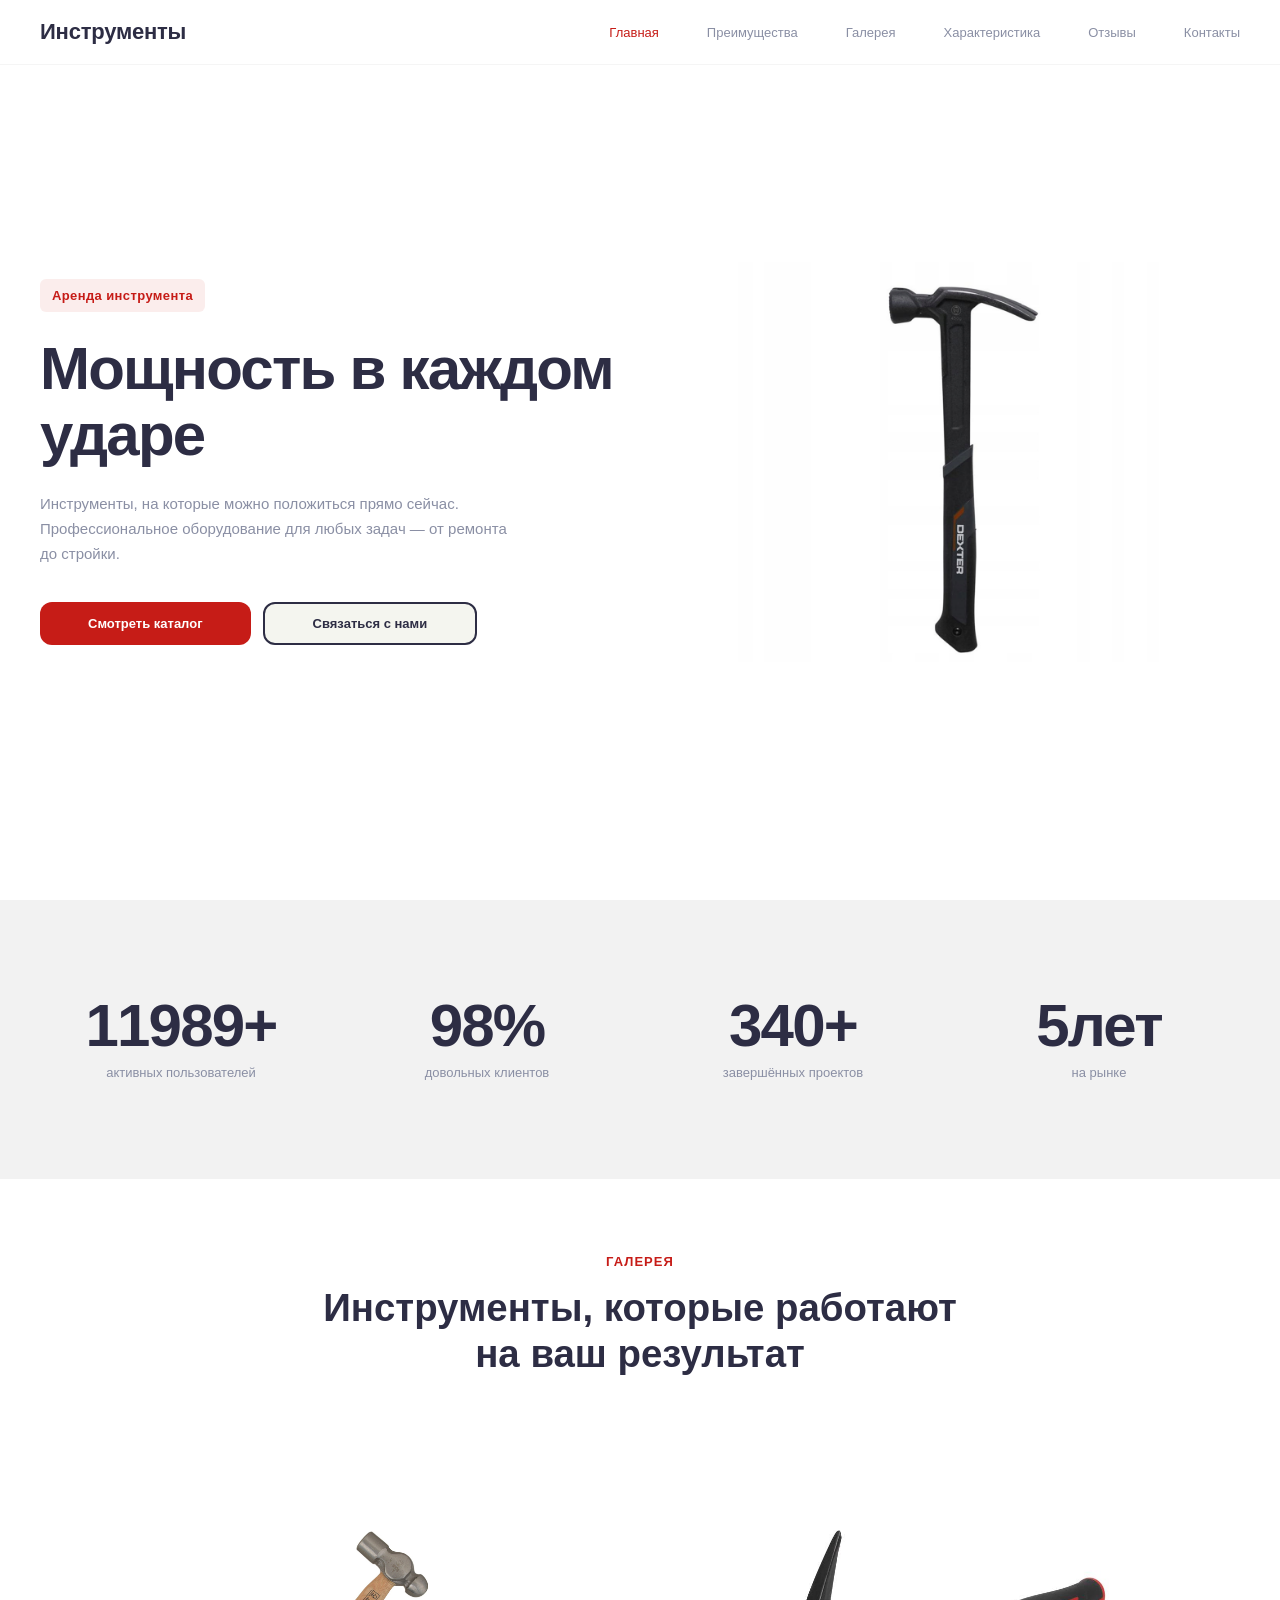
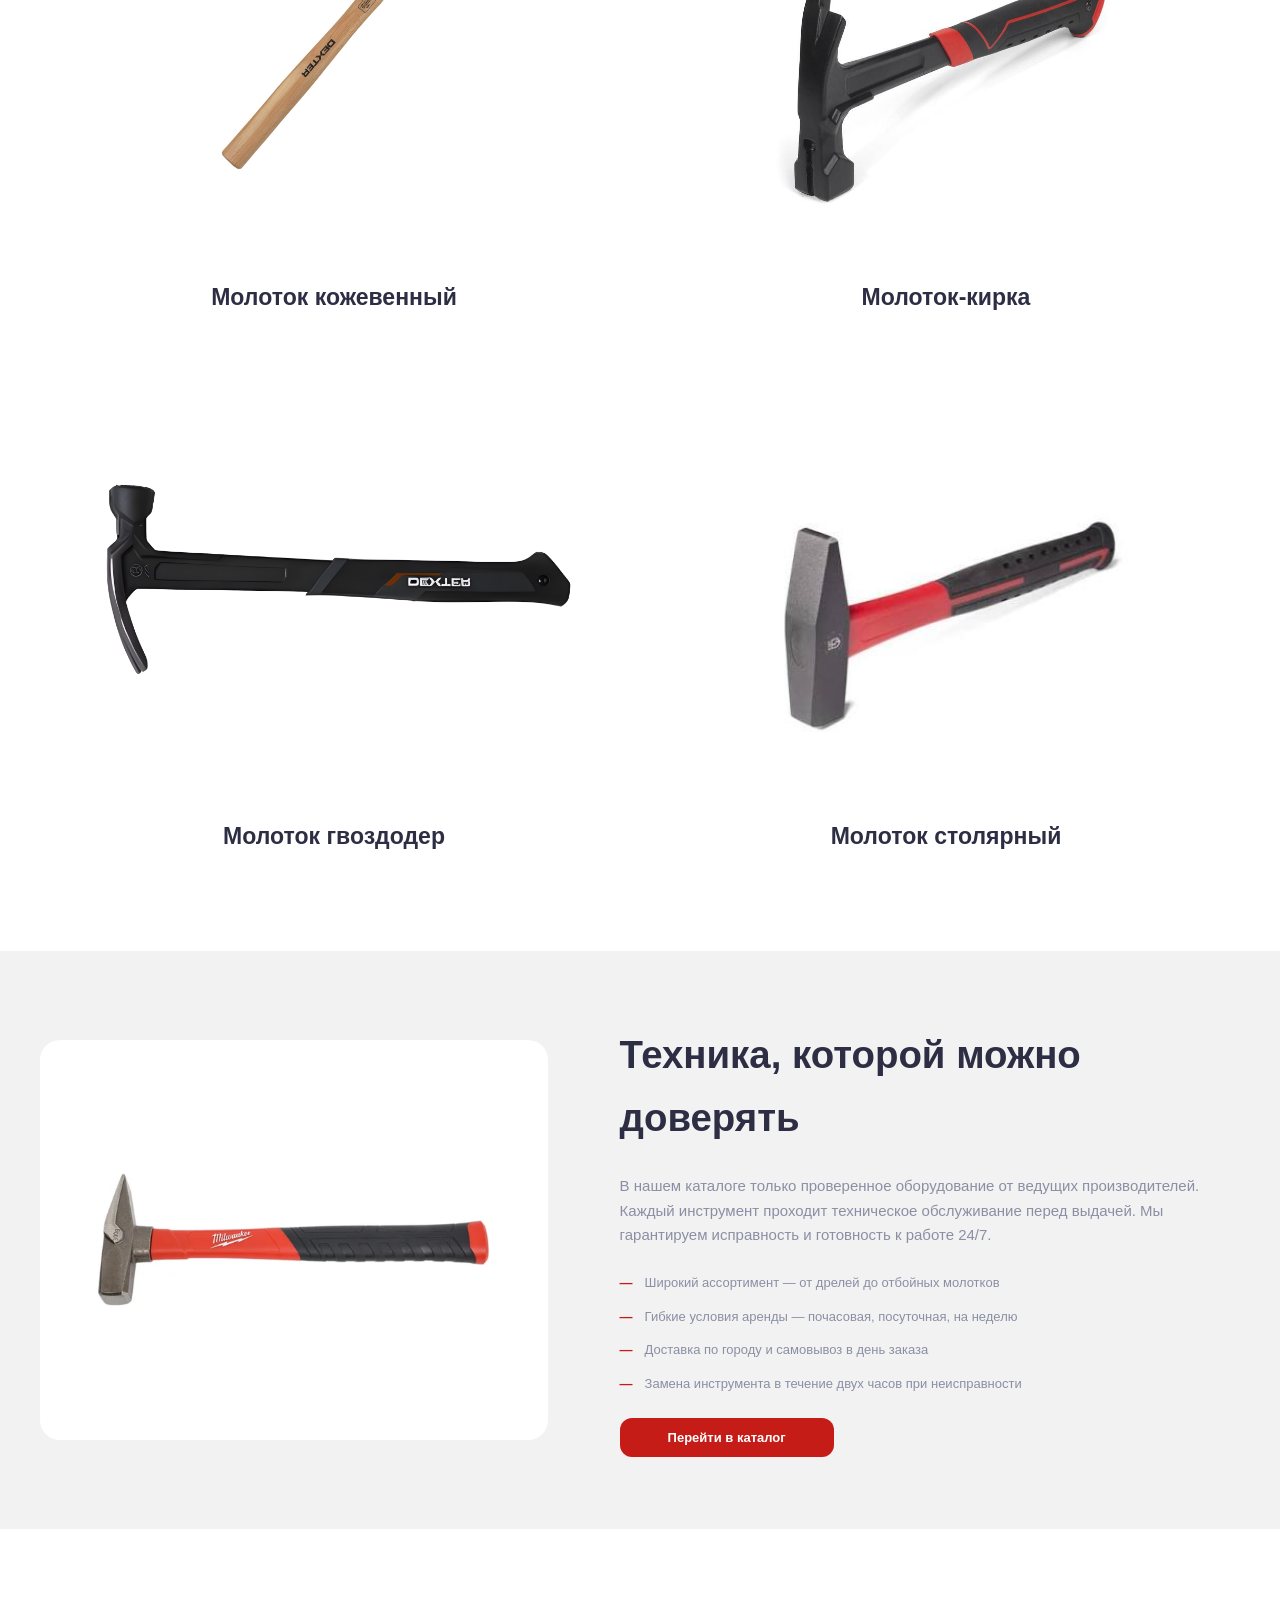
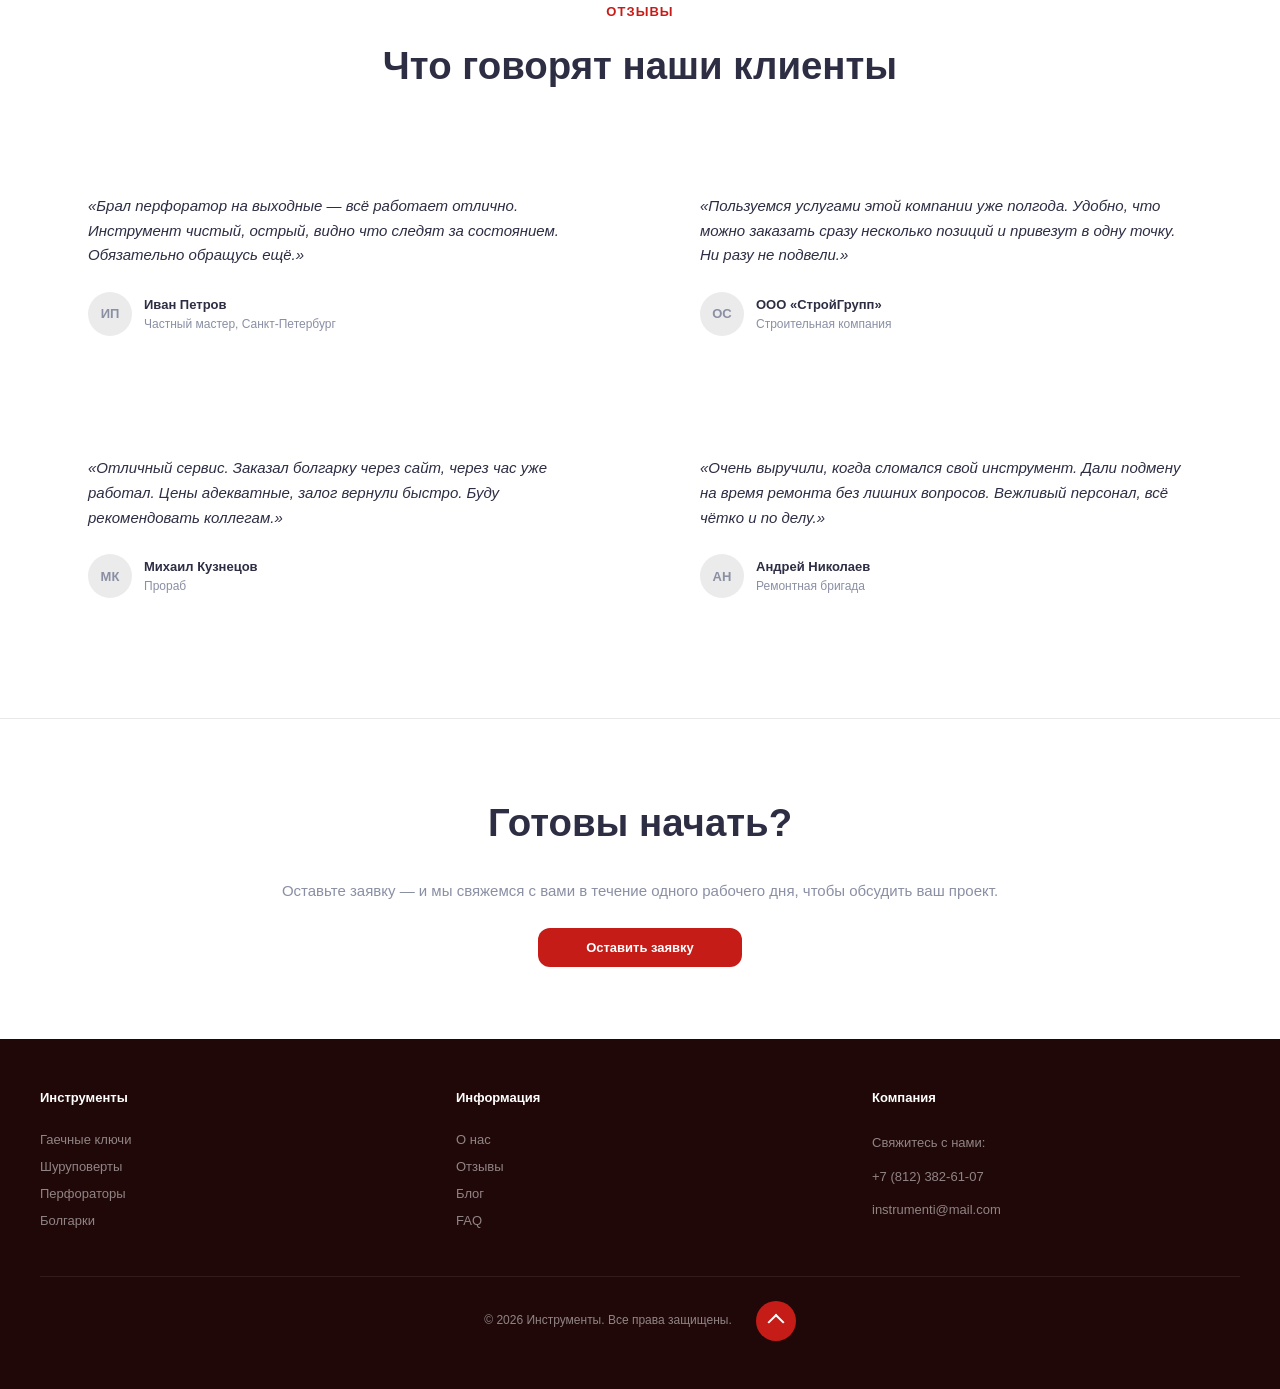
<file: index.html>
<!DOCTYPE html>
<html lang="ru">
<head>
  <meta charset="UTF-8">
  <meta name="viewport" content="width=device-width, initial-scale=1.0">
  <title>Аренда инструмента</title>
  <meta name="description" content="Аренда профессионального инструмента. Перфораторы, болгарки, шуруповерты и многое другое.">
  <link rel="stylesheet" href="styles/style.css">
</head>
<body>

  <!-- Десктопная навигация -->
  <nav class="navbar" id="desktop-nav">
    <div class="navbar__inner">
      <div class="navbar__logo">Инструменты</div>
      <div class="navbar__links">
        <button class="navbar__link navbar__link--active" data-target="hero">Главная</button>
        <button class="navbar__link" data-target="stats">Преимущества</button>
        <button class="navbar__link" data-target="gallery">Галерея</button>
        <button class="navbar__link" data-target="about">Характеристика</button>
        <button class="navbar__link" data-target="testimonials">Отзывы</button>
        <button class="navbar__link" data-target="cta">Контакты</button>
      </div>
    </div>
  </nav>

  <!-- Нижняя навигация (мобильная) -->
  <nav class="bottom-nav">
    <div class="bottom-nav__list">
      <button class="bottom-nav__btn bottom-nav__btn--active" data-target="hero">
        <span class="bottom-nav__icon" style="mask-image: url(img/home.svg); -webkit-mask-image: url(img/home.svg);"></span>
        <span class="bottom-nav__label">Главная</span>
      </button>
      <button class="bottom-nav__btn" data-target="stats">
        <span class="bottom-nav__icon" style="mask-image: url(img/benefits.svg); -webkit-mask-image: url(img/benefits.svg);"></span>
        <span class="bottom-nav__label">Преимущества</span>
      </button>
      <button class="bottom-nav__btn" data-target="gallery">
        <span class="bottom-nav__icon" style="mask-image: url(img/galery.svg); -webkit-mask-image: url(img/galery.svg);"></span>
        <span class="bottom-nav__label">Галерея</span>
      </button>
      <button class="bottom-nav__btn" data-target="about">
        <span class="bottom-nav__icon" style="mask-image: url(img/about.svg); -webkit-mask-image: url(img/about.svg);"></span>
        <span class="bottom-nav__label">Характеристика</span>
      </button>
      <button class="bottom-nav__btn" data-target="testimonials">
        <span class="bottom-nav__icon" style="mask-image: url(img/feedback.svg); -webkit-mask-image: url(img/feedback.svg);"></span>
        <span class="bottom-nav__label">Отзывы</span>
      </button>
      <button class="bottom-nav__btn" data-target="cta">
        <span class="bottom-nav__icon" style="mask-image: url(img/contacts.svg); -webkit-mask-image: url(img/contacts.svg);"></span>
        <span class="bottom-nav__label">Контакты</span>
      </button>
    </div>
  </nav>

  <!-- Hero -->
  <section class="hero" id="hero">
    <div class="hero__grid">
      <div class="hero__content">
        <span class="hero__badge">Аренда инструмента</span>
        <h1 class="hero__title">Мощность в&nbsp;каждом ударе</h1>
        <p class="hero__subtitle">Инструменты, на&nbsp;которые можно положиться прямо сейчас. Профессиональное оборудование для любых задач — от&nbsp;ремонта до&nbsp;стройки.</p>
        <div class="hero__actions">
          <button class="btn btn--primary" data-scroll-to="footer">Смотреть каталог</button>
          <button class="btn btn--outline" data-scroll-to="cta">Связаться с нами</button>
        </div>
      </div>
      <div class="hero__visual">
        <div class="hero__image-wrapper">
          <img src="img/hero_bg.png" alt="Аренда инструмента">
        </div>
      </div>
    </div>
  </section>

  <!-- Статистика -->
  <section class="stats" id="stats">
    <div class="stats__grid">
      <div class="stats__item">
        <div class="stats__number" data-count="12 000+">0</div>
        <div class="stats__label">активных пользователей</div>
      </div>
      <div class="stats__item">
        <div class="stats__number" data-count="98%">0%</div>
        <div class="stats__label">довольных клиентов</div>
      </div>
      <div class="stats__item">
        <div class="stats__number" data-count="340+">0</div>
        <div class="stats__label">завершённых проектов</div>
      </div>
      <div class="stats__item">
        <div class="stats__number" data-count="5 лет">0</div>
        <div class="stats__label">на рынке</div>
      </div>
    </div>
  </section>

  <!-- Галерея -->
  <section class="gallery" id="gallery">
    <div class="gallery__header">
      <div class="gallery__tag">Галерея</div>
      <h2 class="gallery__title">Инструменты, которые работают на ваш результат</h2>
    </div>
    <div class="gallery__grid">
      <div class="gallery__card">
        <div class="gallery__image">
          <img src="img/hummer.jpg" alt="Молоток кожевенный">
        </div>
        <p class="gallery__label">Молоток кожевенный</p>
      </div>
      <div class="gallery__card">
        <div class="gallery__image">
          <img src="img/79825-800x800.jpg" alt="Молоток-кирка">
        </div>
        <p class="gallery__label">Молоток-кирка</p>
      </div>
      <div class="gallery__card">
        <div class="gallery__image">
          <img src="img/molot_lezha.png" alt="Молоток гвоздодер">
        </div>
        <p class="gallery__label">Молоток гвоздодер</p>
      </div>
      <div class="gallery__card">
        <div class="gallery__image">
          <img src="img/images.jpg" alt="Молоток столярный">
        </div>
        <p class="gallery__label">Молоток столярный</p>
      </div>
    </div>
  </section>

  <!-- Характеристика -->
  <section class="about" id="about">
    <div class="about__grid">
      <div class="about__visual">
        <div class="about__image-wrapper">
          <img src="img/195494115.png" alt="Инструмент">
        </div>
      </div>
      <div class="about__content">
        <h2 class="about__title">Техника, которой можно доверять</h2>
        <p class="about__text">В нашем каталоге только проверенное оборудование от ведущих производителей. Каждый инструмент проходит техническое обслуживание перед выдачей. Мы гарантируем исправность и&nbsp;готовность к&nbsp;работе 24/7.</p>
        <ul class="about__list">
          <li class="about__list-item">Широкий ассортимент — от&nbsp;дрелей до&nbsp;отбойных молотков</li>
          <li class="about__list-item">Гибкие условия аренды — почасовая, посуточная, на&nbsp;неделю</li>
          <li class="about__list-item">Доставка по&nbsp;городу и&nbsp;самовывоз в&nbsp;день заказа</li>
          <li class="about__list-item">Замена инструмента в&nbsp;течение двух часов при неисправности</li>
        </ul>
        <div style="margin-top: var(--space-md);">
          <button class="btn btn--primary" data-scroll-to="footer">Перейти в каталог</button>
        </div>
      </div>
    </div>
  </section>

  <!-- Отзывы -->
  <section class="testimonials" id="testimonials">
    <div class="testimonials__header">
      <div class="testimonials__tag">Отзывы</div>
      <h2 class="testimonials__title">Что говорят наши клиенты</h2>
    </div>
    <div class="testimonials__grid">
      <div class="testimonials__card">
        <p class="testimonials__quote">«Брал перфоратор на&nbsp;выходные — всё работает отлично. Инструмент чистый, острый, видно что следят за&nbsp;состоянием. Обязательно обращусь ещё.»</p>
        <div class="testimonials__author">
          <div class="testimonials__avatar">ИП</div>
          <div>
            <div class="testimonials__name">Иван Петров</div>
            <div class="testimonials__role">Частный мастер, Санкт-Петербург</div>
          </div>
        </div>
      </div>
      <div class="testimonials__card">
        <p class="testimonials__quote">«Пользуемся услугами этой компании уже полгода. Удобно, что можно заказать сразу несколько позиций и&nbsp;привезут в&nbsp;одну точку. Ни разу не&nbsp;подвели.»</p>
        <div class="testimonials__author">
          <div class="testimonials__avatar">ОС</div>
          <div>
            <div class="testimonials__name">ООО «СтройГрупп»</div>
            <div class="testimonials__role">Строительная компания</div>
          </div>
        </div>
      </div>
      <div class="testimonials__card">
        <p class="testimonials__quote">«Отличный сервис. Заказал болгарку через сайт, через час уже работал. Цены адекватные, залог вернули быстро. Буду рекомендовать коллегам.»</p>
        <div class="testimonials__author">
          <div class="testimonials__avatar">МК</div>
          <div>
            <div class="testimonials__name">Михаил Кузнецов</div>
            <div class="testimonials__role">Прораб</div>
          </div>
        </div>
      </div>
      <div class="testimonials__card">
        <p class="testimonials__quote">«Очень выручили, когда сломался свой инструмент. Дали подмену на&nbsp;время ремонта без лишних вопросов. Вежливый персонал, всё чётко и&nbsp;по&nbsp;делу.»</p>
        <div class="testimonials__author">
          <div class="testimonials__avatar">АН</div>
          <div>
            <div class="testimonials__name">Андрей Николаев</div>
            <div class="testimonials__role">Ремонтная бригада</div>
          </div>
        </div>
      </div>
    </div>
  </section>

  <!-- Призыв к действию -->
  <section class="cta" id="cta">
    <div class="cta__inner">
      <h2 class="cta__title">Готовы начать?</h2>
      <p class="cta__text">Оставьте заявку — и&nbsp;мы свяжемся с&nbsp;вами в&nbsp;течение одного рабочего дня, чтобы обсудить ваш проект.</p>
      <button class="btn btn--accent" data-scroll-to="top">Оставить заявку</button>
    </div>
  </section>

  <!-- Подвал -->
  <footer class="footer">
    <div class="footer__inner">
      <div>
        <div class="footer__heading">Инструменты</div>
        <div class="footer__links">
          <button class="footer__link">Гаечные ключи</button>
          <button class="footer__link">Шуруповерты</button>
          <button class="footer__link">Перфораторы</button>
          <button class="footer__link">Болгарки</button>
        </div>
      </div>
      <div>
        <div class="footer__heading">Информация</div>
        <div class="footer__links">
          <button class="footer__link">О нас</button>
          <button class="footer__link">Отзывы</button>
          <button class="footer__link">Блог</button>
          <button class="footer__link">FAQ</button>
        </div>
      </div>
      <div>
        <div class="footer__heading">Компания</div>
        <div class="footer__links">
          <span class="footer__link footer__link--plain">Свяжитесь с нами:</span>
          <span class="footer__link footer__link--plain">+7 (812) 382-61-07</span>
          <span class="footer__link footer__link--plain">instrumenti@mail.com</span>
        </div>
      </div>
    </div>
    <div class="footer__bottom">
      <p>&copy; 2026 Инструменты. Все права защищены.</p>
      <button class="footer__top-btn" id="scroll-top" aria-label="Наверх"></button>
    </div>
  </footer>

  <script src="scripts/script.js"></script>
</body>
</html>
</file>
<file: styles/style.css>
:root {
  --color-bg: #ffffff;
  --color-surface: #ffffff;
  --color-text-main: #2d2d44;
  --color-text-muted: #8a8fa4;
  --color-primary: #2d2d44;
  --color-accent: #C61C17;

  --font-base: 'Segoe UI', Arial, sans-serif;
  --font-heading: 'Segoe UI', Arial, sans-serif;
  --size-h1: clamp(2rem, 5vw, 3.75rem);
  --size-h2: clamp(1.5rem, 3vw, 2.5rem);
  --size-h3: clamp(1.125rem, 1.8vw, 1.5rem);
  --size-body: clamp(0.938rem, 1.1vw, 1.063rem);
  --size-small: 0.813rem;
  --line-height: 1.65;

  --radius-sm: 6px;
  --radius-md: 12px;
  --radius-lg: 20px;

  --space-xs: 0.375rem;
  --space-sm: 0.75rem;
  --space-md: 1.5rem;
  --space-lg: 3rem;
  --space-xl: 6rem;
}

*,
*::before,
*::after {
  margin: 0;
  padding: 0;
  box-sizing: border-box;
}

html {
  scroll-behavior: smooth;
  -webkit-text-size-adjust: 100%;
}

body {
  font-family: var(--font-base);
  font-size: var(--size-body);
  line-height: var(--line-height);
  color: var(--color-text-main);
  background-color: var(--color-bg);
  -webkit-font-smoothing: antialiased;
}

img {
  max-width: 100%;
  display: block;
}

a {
  color: inherit;
  text-decoration: none;
}

ul {
  list-style: none;
}

.container {
  max-width: 1200px;
  margin: 0 auto;
  padding: 0 var(--space-md);
}

/* Placeholder */
.placeholder-box {
  background-color: #ebebeb;
  border: 2px dashed #cdcdcd;
  border-radius: var(--radius-md);
  display: flex;
  align-items: center;
  justify-content: center;
  text-align: center;
  color: var(--color-text-muted);
  font-size: var(--size-small);
  padding: var(--space-lg);
  min-height: 200px;
  width: 100%;
}

.placeholder-box--hero {
  min-height: 480px;
  border-radius: var(--radius-lg);
}

.placeholder-box--square {
  aspect-ratio: 1 / 1;
  min-height: auto;
}

.placeholder-box--wide {
  aspect-ratio: 16 / 9;
  min-height: auto;
}

.placeholder-box--tall {
  min-height: 320px;
}

/* Верхняя навигация */
.navbar {
  position: fixed;
  top: 0;
  left: 0;
  right: 0;
  z-index: 100;
  background-color: rgba(255, 255, 255, 0.95);
  backdrop-filter: blur(12px);
  -webkit-backdrop-filter: blur(12px);
  border-bottom: 1px solid rgba(0, 0, 0, 0.04);
  padding: 0 var(--space-md);
}

.navbar__inner {
  max-width: 1200px;
  margin: 0 auto;
  display: flex;
  align-items: center;
  justify-content: space-between;
  height: 64px;
}

.navbar__logo {
  font-family: var(--font-heading);
  font-weight: 700;
  font-size: 1.375rem;
  color: var(--color-primary);
  letter-spacing: -0.01em;
}

.navbar__links {
  display: flex;
  gap: var(--space-lg);
  align-items: center;
}

.navbar__link {
  font-size: var(--size-small);
  font-weight: 500;
  color: var(--color-text-muted);
  transition: color 0.2s;
  cursor: pointer;
  background: none;
  border: none;
  font-family: var(--font-base);
}

.navbar__link:hover,
.navbar__link--active {
  color: var(--color-accent);
}

/* Нижняя навигация (мобильная) */
.bottom-nav {
  display: none;
}

/* Hero */
.hero {
  padding: var(--space-xl) var(--space-md) var(--space-lg);
  min-height: 100vh;
  display: flex;
  align-items: center;
}

.hero__grid {
  max-width: 1200px;
  margin: 0 auto;
  display: grid;
  grid-template-columns: 1fr 1fr;
  gap: var(--space-xl);
  align-items: center;
  width: 100%;
}

.hero__content {
  display: flex;
  flex-direction: column;
  gap: var(--space-md);
}

.hero__badge {
  display: inline-block;
  font-size: var(--size-small);
  font-weight: 600;
  color: var(--color-accent);
  background-color: rgba(198, 28, 23, 0.08);
  padding: var(--space-xs) var(--space-sm);
  border-radius: var(--radius-sm);
  width: fit-content;
  letter-spacing: 0.03em;
}

.hero__title {
  font-family: var(--font-heading);
  font-size: var(--size-h1);
  font-weight: 700;
  line-height: 1.1;
  color: var(--color-primary);
  letter-spacing: -0.03em;
}

.hero__subtitle {
  font-size: var(--size-body);
  color: var(--color-text-muted);
  max-width: 480px;
}

.hero__actions {
  display: flex;
  gap: var(--space-sm);
  flex-wrap: wrap;
  padding-top: var(--space-sm);
}

.btn {
  display: inline-flex;
  align-items: center;
  justify-content: center;
  gap: var(--space-sm);
  padding: 0.75rem var(--space-lg);
  border-radius: var(--radius-md);
  font-weight: 600;
  font-size: var(--size-small);
  font-family: var(--font-base);
  cursor: pointer;
  border: none;
  transition: all 0.25s;
  white-space: nowrap;
}

.btn--primary {
  background-color: var(--color-accent);
  color: #fff;
}

.btn--primary:hover {
  background-color: #A44040;
  transform: translateY(-2px);
  box-shadow: 0 8px 24px rgba(198, 28, 23, 0.2);
}

.btn--outline {
  background-color: #F4F5EF;
  color: var(--color-primary);
  border: 2px solid var(--color-primary);
}

.btn--outline:hover {
  background-color: var(--color-primary);
  color: #fff;
}

.btn--accent {
  background-color: var(--color-accent);
  color: #fff;
}

.btn--accent:hover {
  background-color: #A44040;
  transform: translateY(-2px);
  box-shadow: 0 8px 24px rgba(198, 28, 23, 0.25);
}

.hero__visual {
  display: flex;
  align-items: center;
  justify-content: center;
}

.hero__image-wrapper {
  width: 100%;
  max-height: 560px;
  border-radius: var(--radius-lg);
  overflow: hidden;
  background-color: #ffffff;
  display: flex;
  align-items: center;
  justify-content: center;
  padding: var(--space-md);
}

.hero__image-wrapper img {
  width: 100%;
  height: auto;
  max-height: 500px;
  object-fit: contain;
  display: block;
}

/* Статистика */
.stats {
  padding: var(--space-lg) var(--space-md);
  background-color: #f2f2f2;
}

.stats__grid {
  max-width: 1200px;
  margin: 0 auto;
  display: grid;
  grid-template-columns: repeat(4, 1fr);
  gap: var(--space-md);
}

.stats__item {
  text-align: center;
  padding: var(--space-lg) var(--space-md);
}

.stats__number {
  font-size: var(--size-h1);
  font-weight: 700;
  color: var(--color-primary);
  line-height: 1;
  letter-spacing: -0.03em;
}

.stats__label {
  font-size: var(--size-small);
  color: var(--color-text-muted);
  margin-top: var(--space-xs);
}

/* Галерея */
.gallery {
  padding: var(--space-xl) var(--space-md);
}

.gallery__header {
  max-width: 1200px;
  margin: 0 auto var(--space-lg);
  text-align: center;
}

.gallery__tag {
  font-size: var(--size-small);
  font-weight: 600;
  color: var(--color-accent);
  text-transform: uppercase;
  letter-spacing: 0.08em;
  margin-bottom: var(--space-sm);
}

.gallery__title {
  font-family: var(--font-heading);
  font-size: var(--size-h2);
  font-weight: 700;
  color: var(--color-primary);
  max-width: 640px;
  margin: 0 auto;
  line-height: 1.2;
}

.gallery__grid {
  max-width: 1200px;
  margin: 0 auto;
  display: grid;
  grid-template-columns: repeat(2, 1fr);
  gap: var(--space-md);
}

.gallery__card {
  background-color: var(--color-surface);
  border-radius: var(--radius-lg);
  padding: var(--space-md);
  display: flex;
  flex-direction: column;
  gap: var(--space-md);
  transition: transform 0.3s, box-shadow 0.3s;
}

.gallery__card:hover {
  transform: translateY(-4px);
  box-shadow: 0 12px 40px rgba(0, 0, 0, 0.06);
}

.gallery__image {
  width: 100%;
  aspect-ratio: 4 / 3;
  background-color: #ffffff;
  border-radius: var(--radius-md);
  display: flex;
  align-items: center;
  justify-content: center;
  overflow: hidden;
}

.gallery__image img {
  width: 100%;
  height: 100%;
  object-fit: contain;
}

.gallery__label {
  font-size: var(--size-h3);
  font-weight: 700;
  color: var(--color-primary);
  text-align: center;
}

/* Характеристика */
.about {
  padding: var(--space-xl) var(--space-md);
  background-color: #f2f2f2;
}

.about__grid {
  max-width: 1200px;
  margin: 0 auto;
  display: grid;
  grid-template-columns: 0.9fr 1.1fr;
  gap: var(--space-xl);
  align-items: center;
}

.about__title {
  font-family: var(--font-heading);
  font-size: var(--size-h2);
  font-weight: 700;
  color: var(--color-primary);
  margin-bottom: var(--space-md);
}

.about__text {
  color: var(--color-text-muted);
  margin-bottom: var(--space-md);
}

.about__image-wrapper {
  width: 100%;
  border-radius: var(--radius-lg);
  overflow: hidden;
  background-color: #ffffff;
  display: flex;
  align-items: center;
  justify-content: center;
  padding: var(--space-md);
}

.about__image-wrapper img {
  width: 100%;
  height: auto;
  max-width: 85%;
  display: block;
}

.about__list {
  display: flex;
  flex-direction: column;
  gap: var(--space-sm);
}

.about__list-item {
  display: flex;
  align-items: flex-start;
  gap: var(--space-sm);
  font-size: var(--size-small);
  color: var(--color-text-muted);
}

.about__list-item::before {
  content: "—";
  color: var(--color-accent);
  font-weight: 700;
  flex-shrink: 0;
}

/* Отзывы */
.testimonials {
  padding: var(--space-xl) var(--space-md);
}

.testimonials__header {
  max-width: 1200px;
  margin: 0 auto var(--space-lg);
  text-align: center;
}

.testimonials__tag {
  font-size: var(--size-small);
  font-weight: 600;
  color: var(--color-accent);
  text-transform: uppercase;
  letter-spacing: 0.08em;
  margin-bottom: var(--space-sm);
}

.testimonials__title {
  font-family: var(--font-heading);
  font-size: var(--size-h2);
  font-weight: 700;
  color: var(--color-primary);
}

.testimonials__grid {
  max-width: 1200px;
  margin: 0 auto;
  display: grid;
  grid-template-columns: repeat(2, 1fr);
  gap: var(--space-md);
}

.testimonials__card {
  background-color: var(--color-surface);
  border-radius: var(--radius-lg);
  padding: var(--space-lg);
  display: flex;
  flex-direction: column;
  gap: var(--space-md);
}

.testimonials__card:last-child:nth-child(odd) {
  grid-column: 1 / 3;
}

.testimonials__quote {
  font-size: var(--size-body);
  font-style: italic;
  color: var(--color-text-main);
  line-height: var(--line-height);
}

.testimonials__author {
  display: flex;
  align-items: center;
  gap: var(--space-sm);
  margin-top: auto;
}

.testimonials__avatar {
  width: 44px;
  height: 44px;
  border-radius: 50%;
  background-color: #ebebeb;
  display: flex;
  align-items: center;
  justify-content: center;
  color: var(--color-text-muted);
  font-size: var(--size-small);
  font-weight: 600;
  flex-shrink: 0;
}

.testimonials__name {
  font-weight: 600;
  font-size: var(--size-small);
  color: var(--color-primary);
}

.testimonials__role {
  font-size: 0.75rem;
  color: var(--color-text-muted);
}

/* Призыв к действию */
.cta {
  padding: var(--space-xl) var(--space-md);
  background-color: var(--color-surface);
  border-top: 1px solid #e8e8e8;
  text-align: center;
}

.cta__inner {
  max-width: 720px;
  margin: 0 auto;
  display: flex;
  flex-direction: column;
  align-items: center;
  gap: var(--space-md);
}

.cta__title {
  font-family: var(--font-heading);
  font-size: var(--size-h2);
  font-weight: 700;
  color: var(--color-primary);
}

.cta__text {
  color: var(--color-text-muted);
  font-size: var(--size-body);
}

/* Подвал */
.footer {
  padding: var(--space-lg) var(--space-md);
  background-color: #200808;
  color: rgba(255, 255, 255, 0.5);
}

.footer__inner {
  max-width: 1200px;
  margin: 0 auto;
  display: grid;
  grid-template-columns: repeat(3, 1fr);
  gap: var(--space-lg);
}

.footer__brand {
  font-weight: 700;
  font-size: 1.125rem;
  color: #fff;
  margin-bottom: var(--space-sm);
  font-family: var(--font-heading);
}

.footer__desc {
  font-size: var(--size-small);
  line-height: var(--line-height);
}

.footer__heading {
  font-weight: 600;
  color: #fff;
  margin-bottom: var(--space-md);
  font-size: var(--size-small);
}

.footer__links {
  display: flex;
  flex-direction: column;
  gap: var(--space-sm);
}

.footer__link {
  font-size: var(--size-small);
  transition: color 0.2s;
  cursor: pointer;
  background: none;
  border: none;
  font-family: var(--font-base);
  color: inherit;
  text-align: left;
}

.footer__link:hover {
  color: #fff;
}

.footer__link--plain {
  cursor: default;
}

.footer__link--plain:hover {
  color: inherit;
}

.footer__bottom {
  max-width: 1200px;
  margin: var(--space-lg) auto 0;
  padding-top: var(--space-md);
  border-top: 1px solid rgba(255, 255, 255, 0.08);
  display: flex;
  align-items: center;
  justify-content: center;
  gap: var(--space-md);
  font-size: 0.75rem;
}

.footer__top-btn {
  width: 40px;
  height: 40px;
  border-radius: 50%;
  background: var(--color-accent, #C61C17);
  border: none;
  cursor: pointer;
  position: relative;
  transition: background 0.25s, transform 0.25s;
  flex-shrink: 0;
}

.footer__top-btn:hover {
  background: #A44040;
  transform: translateY(-3px);
}

.footer__top-btn::before {
  content: '';
  position: absolute;
  top: 50%;
  left: 50%;
  width: 12px;
  height: 12px;
  border: 2px solid #fff;
  border-bottom: none;
  border-right: none;
  transform: translate(-50%, -40%) rotate(45deg);
}

/* Ноутбук: ≤1366px */
@media (max-width: 1366px) {
  :root {
    --space-xl: 4.5rem;
  }

  .hero__grid {
    gap: var(--space-lg);
  }

  .hero__image-wrapper {
    max-height: 440px;
  }

  .hero__image-wrapper img {
    max-height: 400px;
  }
}

/* Планшет горизонтально: ≤1194px */
@media (max-width: 1194px) {
  :root {
    --space-xl: 3.5rem;
    --size-h1: clamp(1.75rem, 4vw, 3rem);
  }

  .hero__grid {
    gap: var(--space-md);
  }

  .stats__grid {
    gap: var(--space-sm);
  }

  .footer__inner {
    grid-template-columns: 1fr 1fr;
    gap: var(--space-md);
  }

  .gallery__grid {
    grid-template-columns: repeat(2, 1fr);
  }
}

/* Планшет вертикально: ≤834px */
@media (max-width: 834px) {
  :root {
    --space-xl: 3rem;
    --space-lg: 2rem;
  }

  .navbar {
    display: none !important;
  }

  .bottom-nav {
    display: flex;
    position: fixed;
    bottom: 0;
    left: 0;
    right: 0;
    z-index: 100;
    background-color: #ffffff;
    border-top: 1px solid rgba(0, 0, 0, 0.06);
    box-shadow: 0 -4px 20px rgba(0, 0, 0, 0.04);
  }

  .bottom-nav__list {
    display: flex;
    width: 100%;
    justify-content: space-around;
    padding: var(--space-xs) 0;
  }

  .bottom-nav__item {
    flex: 1;
    display: flex;
    justify-content: center;
  }

  .bottom-nav__btn {
    display: flex;
    flex-direction: column;
    align-items: center;
    gap: 2px;
    background: none;
    border: none;
    cursor: pointer;
    font-family: var(--font-base);
    font-size: 0.625rem;
    color: var(--color-text-muted);
    padding: var(--space-xs) var(--space-sm);
    transition: color 0.2s;
    white-space: nowrap;
  }

  .bottom-nav__btn--active {
    color: var(--color-accent);
  }

  .bottom-nav__icon {
    width: 22px;
    height: 22px;
    display: block;
    background-color: currentColor;
    mask-size: contain;
    -webkit-mask-size: contain;
    mask-repeat: no-repeat;
    -webkit-mask-repeat: no-repeat;
    mask-position: center;
    -webkit-mask-position: center;
  }

  .bottom-nav__label {
    font-weight: 500;
  }

  .hero {
    padding-top: var(--space-lg);
    min-height: auto;
  }

  .hero__grid {
    grid-template-columns: 1fr;
    text-align: center;
  }

  .hero__badge {
    margin: 0 auto;
  }

  .hero__subtitle {
    max-width: none;
  }

  .hero__actions {
    justify-content: center;
  }

  .hero__visual {
    order: -1;
  }

  .hero__image-wrapper {
    max-height: 260px;
  }

  .hero__image-wrapper img {
    max-height: 220px;
  }

  .stats__grid {
    grid-template-columns: repeat(2, 1fr);
  }

  .stats__item {
    padding: var(--space-md);
  }

  .about__grid {
    grid-template-columns: 1fr;
    gap: var(--space-lg);
  }

  .about__visual {
    order: -1;
  }

  .testimonials__grid {
    grid-template-columns: 1fr;
  }

  .testimonials__card:last-child:nth-child(odd) {
    grid-column: 1 / 2;
  }

  body {
    padding-bottom: 64px;
  }
}

/* Десктоп: ≥1920px */
@media (min-width: 1920px) {
  .container {
    max-width: 1400px;
  }

  .hero__grid,
  .gallery__grid,
  .gallery__header,
  .testimonials__grid,
  .testimonials__header,
  .about__grid,
  .stats__grid {
    max-width: 1400px;
  }

  .navbar__inner {
    max-width: 1400px;
  }
}

/* Мобилка: ≤375px */
@media (max-width: 375px) {
  :root {
    --space-xl: 2.5rem;
    --space-lg: 1.5rem;
    --size-h1: clamp(1.5rem, 8vw, 2rem);
    --size-h2: clamp(1.25rem, 6vw, 1.5rem);
  }

  .gallery__grid {
    grid-template-columns: 1fr;
  }

  .hero__image-wrapper {
    max-height: 200px;
  }

  .hero__image-wrapper img {
    max-height: 160px;
  }

  .hero__actions {
    flex-direction: column;
    width: 100%;
  }

  .hero__actions .btn {
    width: 100%;
  }

  .stats__grid {
    grid-template-columns: repeat(2, 1fr);
  }

  .footer__inner {
    grid-template-columns: 1fr;
    gap: var(--space-md);
  }

  .cta__inner .btn {
    width: 100%;
  }
}
</file>
